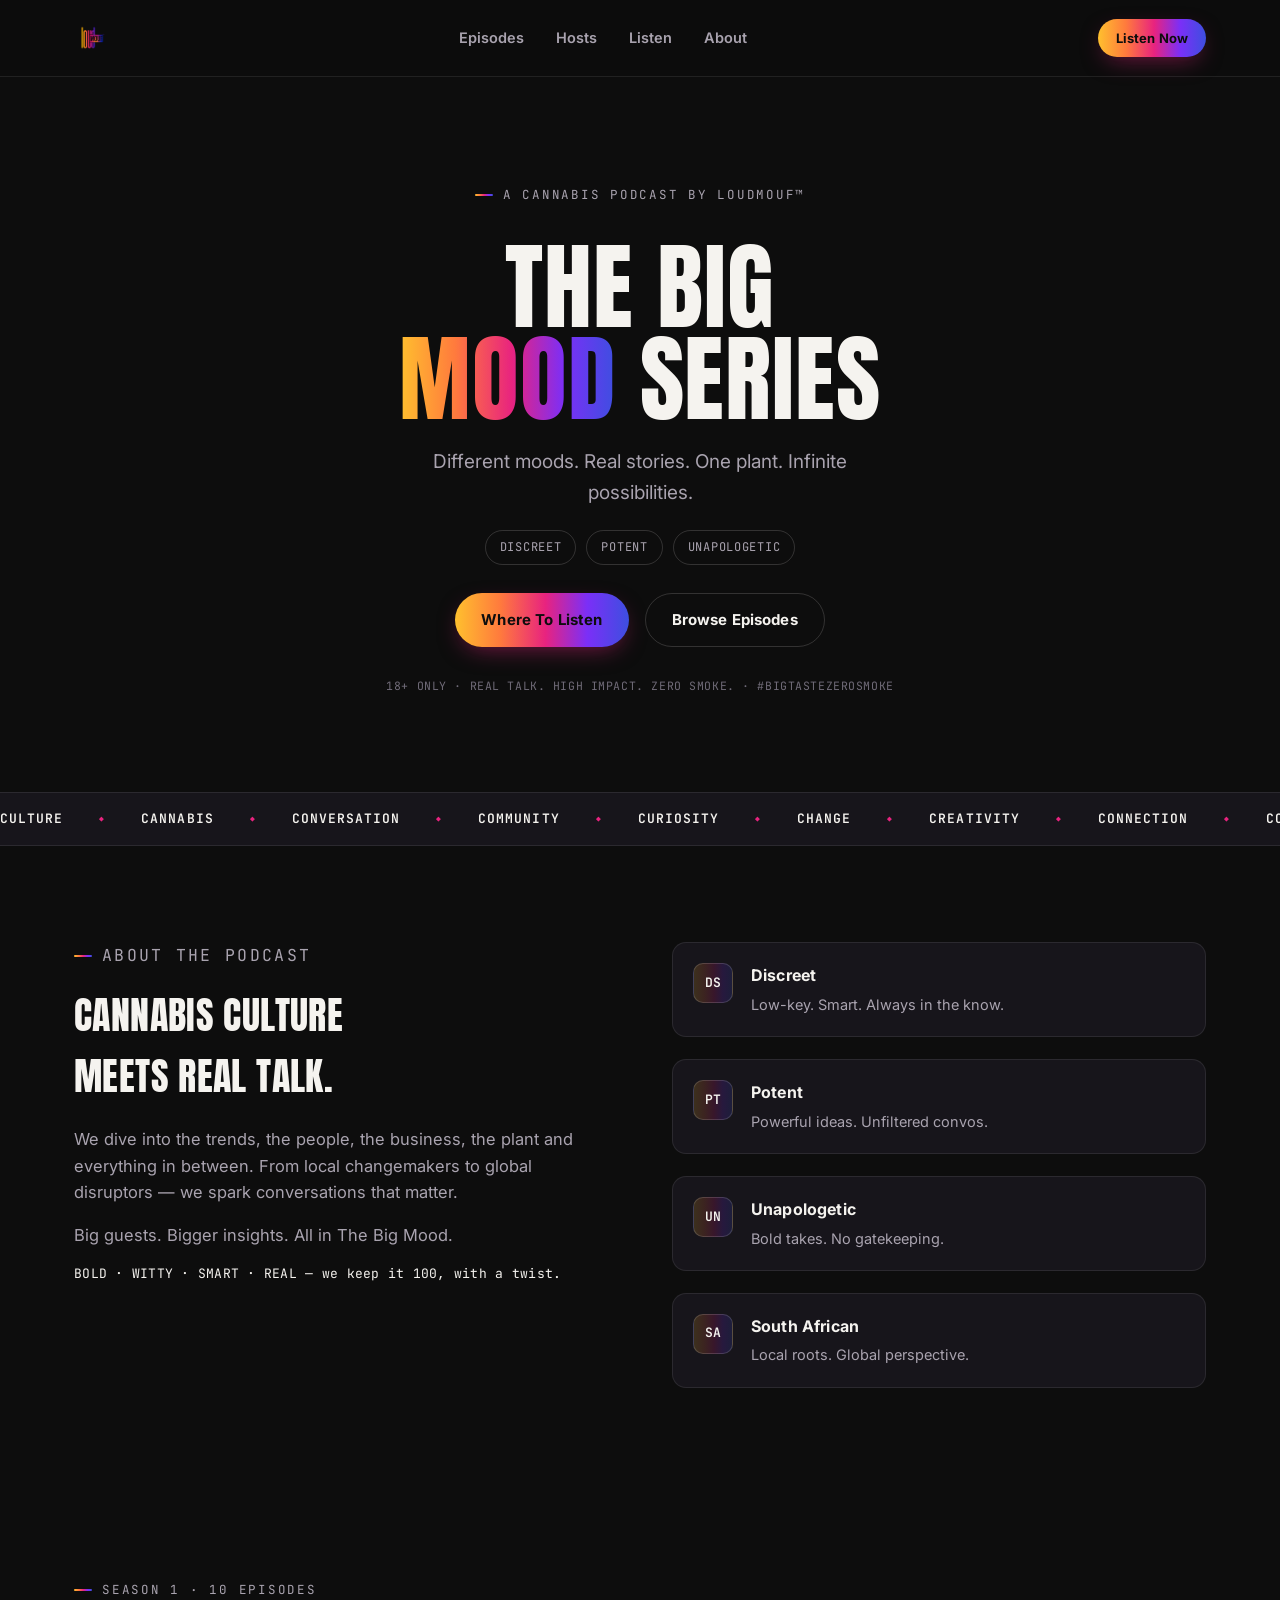
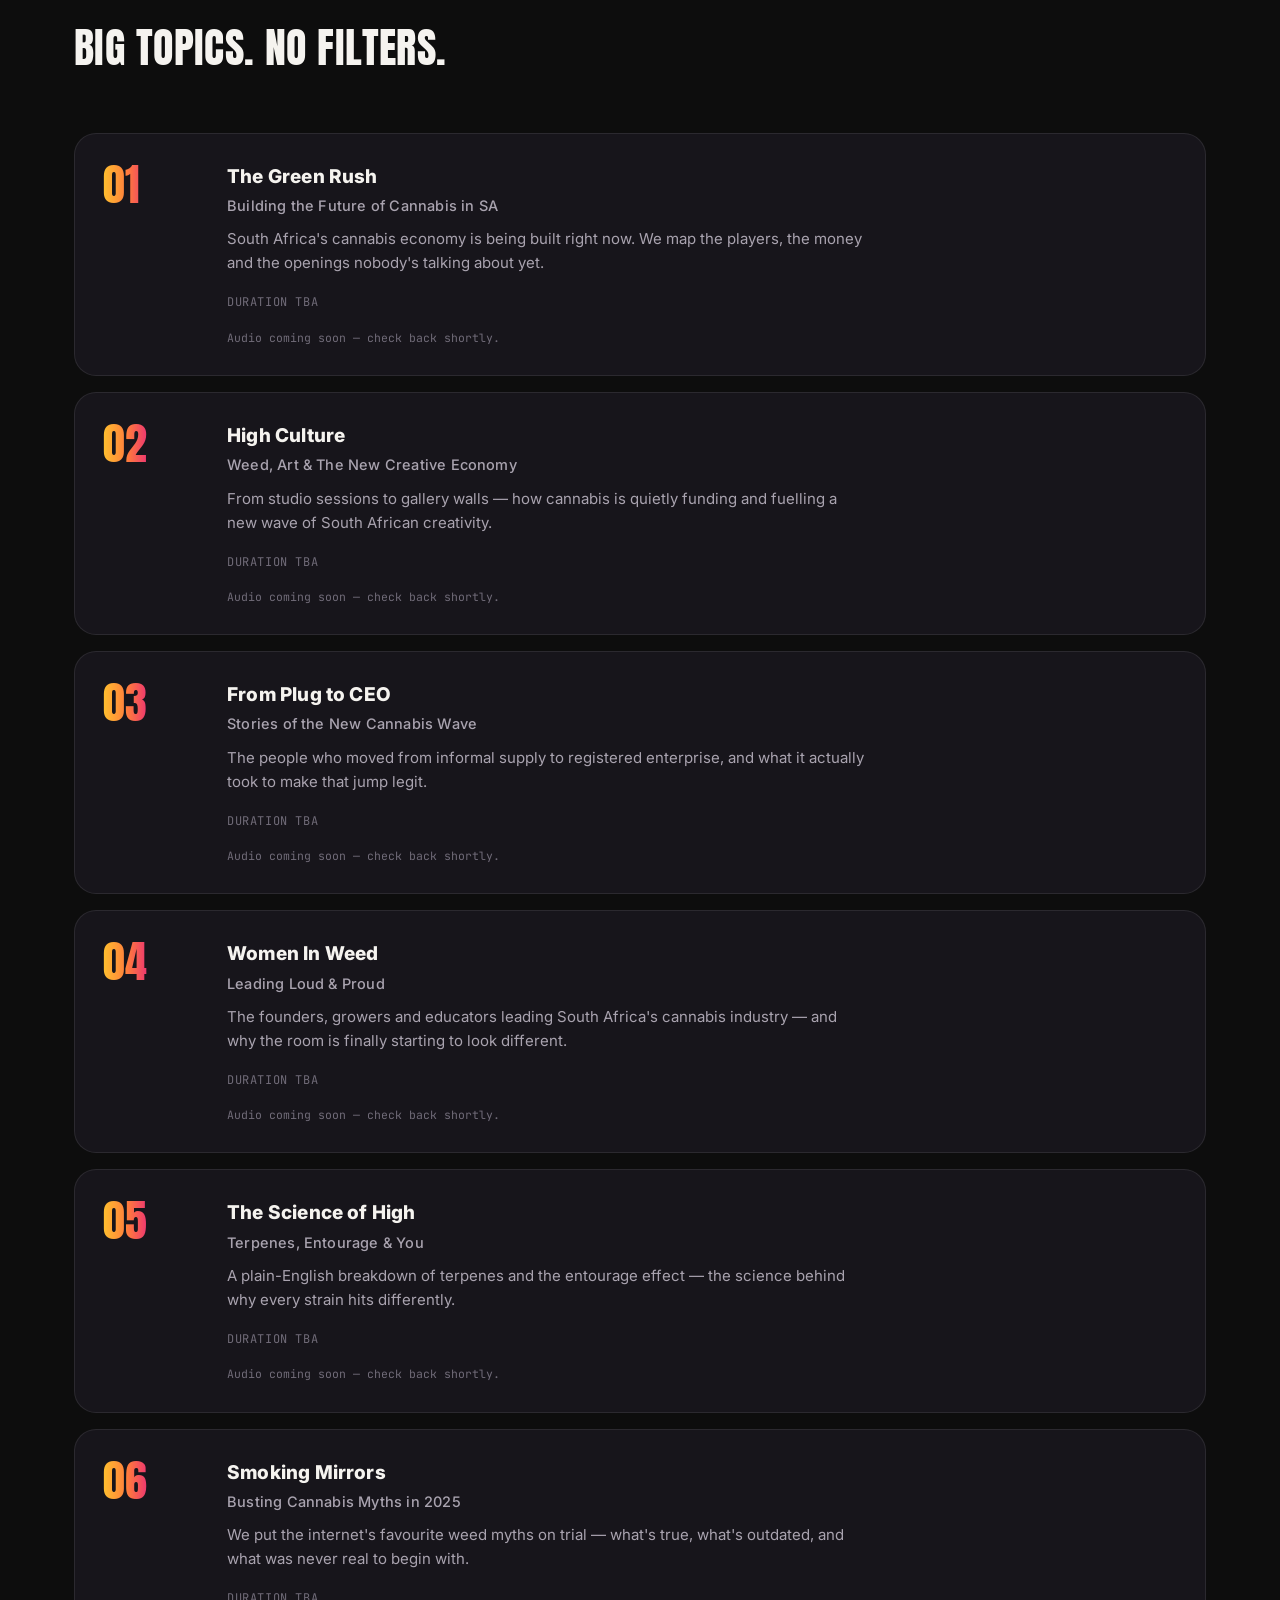
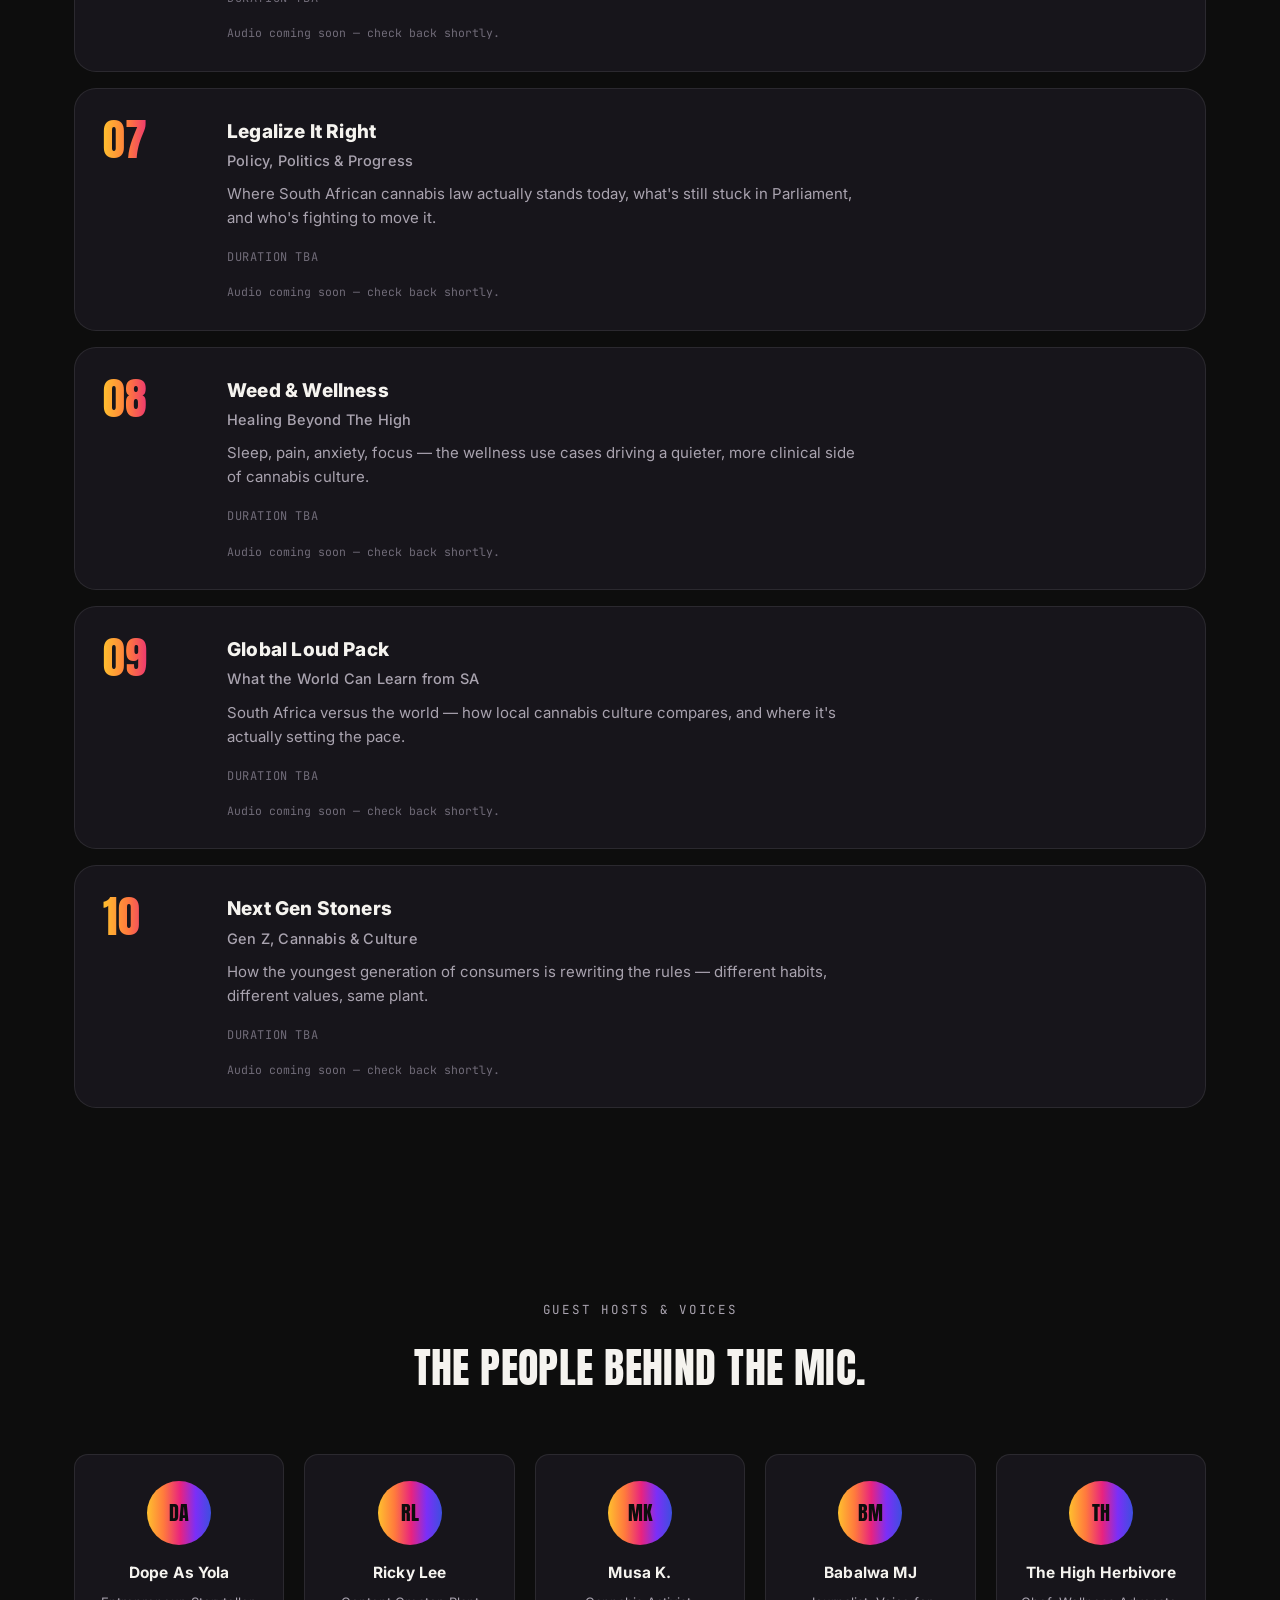
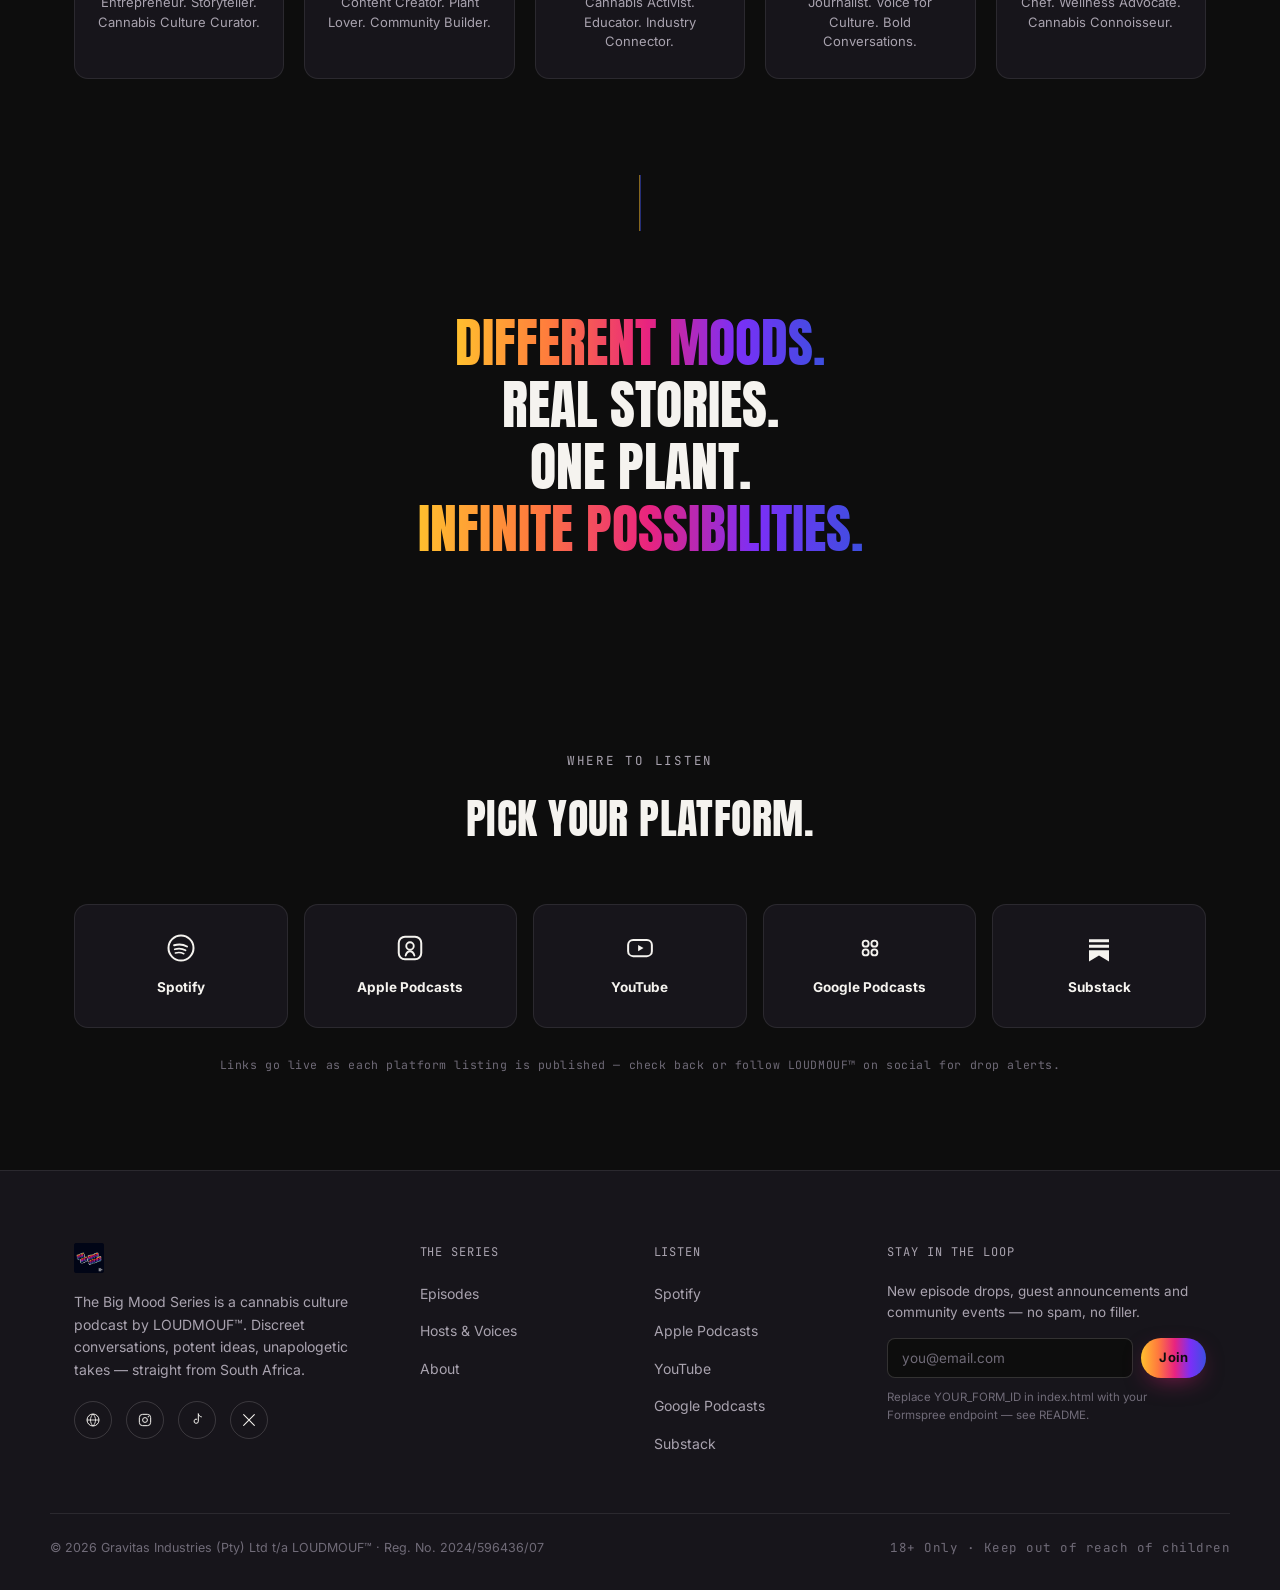
<file: index.html>
<!DOCTYPE html>
<html lang="en-za">
<head>
<meta charset="UTF-8">
<meta name="viewport" content="width=device-width, initial-scale=1">
<title>The Big Mood Series — A Cannabis Podcast by LOUDMOUF™</title>
<meta name="description" content="THE BIG MOOD SERIES is a cannabis culture podcast by LOUDMOUF™. Discreet. Potent. Unapologetic. Real conversations on the people, business and culture of cannabis in South Africa — Season 1, 10 episodes.">
<meta name="theme-color" content="#0D0D0D">
<link rel="canonical" href="https://bigmood.loudmouf.co.za/">

<!-- Open Graph -->
<meta property="og:type" content="website">
<meta property="og:site_name" content="LOUDMOUF™">
<meta property="og:title" content="The Big Mood Series — A Cannabis Podcast by LOUDMOUF™">
<meta property="og:description" content="Different moods. Real stories. One plant. Infinite possibilities. Discreet. Potent. Unapologetic.">
<meta property="og:image" content="https://podcast.loudmouf.co.za/assets/bigmood-logo.png">
<meta property="og:url" content="https://podcast.loudmouf.co.za/">

<!-- Twitter -->
<meta name="twitter:card" content="summary_large_image">
<meta name="twitter:title" content="The Big Mood Series — A Cannabis Podcast by LOUDMOUF™">
<meta name="twitter:description" content="Different moods. Real stories. One plant. Infinite possibilities.">
<meta name="twitter:image" content="https://podcast.loudmouf.co.za/assets/bigmood-logo.png">

<link rel="icon" href="assets/favicon.svg" type="image/svg+xml">
<link rel="apple-touch-icon" href="assets/bigmood-logo.png">

<link rel="preconnect" href="https://fonts.googleapis.com">
<link rel="preconnect" href="https://fonts.gstatic.com" crossorigin>
<link rel="stylesheet" href="css/style.css">

<script type="application/ld+json">
{
  "@context": "https://schema.org",
  "@type": "PodcastSeries",
  "name": "The Big Mood Series by LOUDMOUF\u2122"
  "description": "A cannabis culture podcast by LOUDMOUF\u2122. Real conversations on the people, business and culture of cannabis in South Africa.",
  "url": "https://podcast.loudmouf.co.za/",
  "image": "https://podcast.loudmouf.co.za/assets/bigmood-logo.png",
  "publisher": {
    "@type": "Organization",
    "name": "LOUDMOUF\u2122",
    "url": "https://www.loudmouf.co.za"
  },
  "webFeed": "https://podcast.loudmouf.co.za/",
  "inLanguage": "en-ZA"
}
</script>
</head>
<body>

<a href="#main" class="skip-link">Skip to content</a>

<!-- ============ HEADER ============ -->
<header class="site-header">
  <div class="container header-inner">
    <a href="#home" class="brand" aria-label="The Big Mood Series — home">
      <img src="assets/loudmouf-logo.PNG" alt="LOUDMOUF™ Logo">
    </a>
    <nav class="main-nav" id="mainNav" aria-label="Primary">
      <a href="#episodes">Episodes</a>
      <a href="#hosts">Hosts</a>
      <a href="#listen">Listen</a>
      <a href="#about">About</a>
    </nav>
    <div class="header-actions">
      <a href="#listen" class="btn btn-gradient btn-sm">Listen Now</a>
      <button class="nav-toggle" id="navToggle" aria-label="Toggle menu" aria-expanded="false" aria-controls="mainNav"></button>
    </div>
  </div>
</header>

<main id="main">

  <!-- ============ HERO ============ -->
  <section class="hero" id="home">
    <div class="hero-waveform" id="heroWaveform" aria-hidden="true"></div>
    <div class="container hero-inner">
      <p class="eyebrow" style="justify-content:center">A Cannabis Podcast by LOUDMOUF™</p>
      <h1 class="hero-title">THE BIG <span class="text-gradient">MOOD</span> SERIES</h1>
      <p class="hero-tagline">Different moods. Real stories. One plant. Infinite possibilities.</p>
      <div class="pill-row" style="justify-content:center">
        <span class="pill">Discreet</span>
        <span class="pill">Potent</span>
        <span class="pill">Unapologetic</span>
      </div>
      <div class="hero-actions">
        <a href="#listen" class="btn btn-gradient">Where To Listen</a>
        <a href="#episodes" class="btn btn-outline">Browse Episodes</a>
      </div>
      <p class="age-note">18+ ONLY · REAL TALK. HIGH IMPACT. ZERO SMOKE. · #BIGTASTEZEROSMOKE</p>
    </div>
  </section>

  <!-- ============ MARQUEE ============ -->
  <div class="marquee">
    <div class="marquee-track" id="marqueeTrack">
      <span><b>Culture</b></span>
      <span><b>Cannabis</b></span>
      <span><b>Conversation</b></span>
      <span><b>Community</b></span>
      <span><b>Curiosity</b></span>
      <span><b>Change</b></span>
      <span><b>Creativity</b></span>
      <span><b>Connection</b></span>
      <span><b>Consciousness</b></span>
    </div>
  </div>

  <!-- ============ ABOUT ============ -->
  <section class="about" id="about">
    <div class="container about-grid">
      <div class="about-copy reveal">
        <p class="eyebrow">About the podcast</p>
        <h2>Cannabis culture meets real talk.</h2>
        <p>We dive into the trends, the people, the business, the plant and everything in between. From local changemakers to global disruptors — we spark conversations that matter.</p>
        <p>Big guests. Bigger insights. All in The Big Mood.</p>
        <p class="tone-line">BOLD · WITTY · SMART · REAL — we keep it 100, with a twist.</p>
      </div>
      <ul class="attribute-list">
        <li class="reveal">
          <span class="attr-icon">DS</span>
          <div><h3>Discreet</h3><p>Low-key. Smart. Always in the know.</p></div>
        </li>
        <li class="reveal">
          <span class="attr-icon">PT</span>
          <div><h3>Potent</h3><p>Powerful ideas. Unfiltered convos.</p></div>
        </li>
        <li class="reveal">
          <span class="attr-icon">UN</span>
          <div><h3>Unapologetic</h3><p>Bold takes. No gatekeeping.</p></div>
        </li>
        <li class="reveal">
          <span class="attr-icon">SA</span>
          <div><h3>South African</h3><p>Local roots. Global perspective.</p></div>
        </li>
      </ul>
    </div>
  </section>

  <!-- ============ EPISODES ============ -->
  <section class="episodes" id="episodes">
    <div class="container">
      <div class="section-head">
        <p class="eyebrow">Season 1 · 10 Episodes</p>
        <h2>Big topics. No filters.</h2>
      </div>
      <div class="episode-list" id="episodeList">
        <!-- rendered from data/episodes.js -->
      </div>
    </div>
  </section>

  <!-- ============ HOSTS ============ -->
  <section class="hosts" id="hosts">
    <div class="container">
      <div class="section-head center" style="margin-left:auto;margin-right:auto;text-align:center;">
        <p class="eyebrow">Guest Hosts &amp; Voices</p>
        <h2>The people behind the mic.</h2>
      </div>
      <div class="host-grid" id="hostGrid">
        <!-- rendered from data/hosts.js -->
      </div>
    </div>
  </section>

  <!-- ============ QUOTE ============ -->
  <section class="quote-block">
    <div class="container">
      <blockquote>
        <span class="text-gradient">Different moods.</span><br>
        Real stories.<br>
        One plant.<br>
        <span class="text-gradient">Infinite possibilities.</span>
      </blockquote>
    </div>
  </section>

  <!-- ============ LISTEN ============ -->
  <section class="listen" id="listen">
    <div class="container">
      <div class="section-head center" style="margin-left:auto;margin-right:auto;text-align:center;">
        <p class="eyebrow">Where To Listen</p>
        <h2>Pick your platform.</h2>
      </div>
      <div class="platform-grid">
        <a href="#" class="platform-card" data-platform="spotify" aria-label="Listen on Spotify">
          <svg viewBox="0 0 24 24" fill="none" aria-hidden="true"><circle cx="12" cy="12" r="10" stroke="currentColor" stroke-width="1.6"/><path d="M6.5 9.8c3.4-1 7.6-.6 10.3 1" stroke="currentColor" stroke-width="1.6" stroke-linecap="round"/><path d="M7 13c2.8-.8 6.2-.5 8.6.8" stroke="currentColor" stroke-width="1.4" stroke-linecap="round"/><path d="M7.5 16c2.2-.6 4.9-.4 6.8.6" stroke="currentColor" stroke-width="1.2" stroke-linecap="round"/></svg>
          <span>Spotify</span>
        </a>
        <a href="#" class="platform-card" data-platform="apple" aria-label="Listen on Apple Podcasts">
          <svg viewBox="0 0 24 24" fill="none" aria-hidden="true"><rect x="3" y="3" width="18" height="18" rx="5" stroke="currentColor" stroke-width="1.6"/><circle cx="12" cy="10.4" r="3" stroke="currentColor" stroke-width="1.5"/><path d="M8.5 18c.7-2.4 2-3.4 3.5-3.4s2.8 1 3.5 3.4" stroke="currentColor" stroke-width="1.5" stroke-linecap="round"/></svg>
          <span>Apple Podcasts</span>
        </a>
        <a href="#" class="platform-card" data-platform="youtube" aria-label="Watch on YouTube">
          <svg viewBox="0 0 24 24" fill="none" aria-hidden="true"><rect x="2.5" y="5.5" width="19" height="13" rx="4" stroke="currentColor" stroke-width="1.6"/><path d="M10.5 9.5v5l4.3-2.5-4.3-2.5z" fill="currentColor"/></svg>
          <span>YouTube</span>
        </a>
        <a href="#" class="platform-card" data-platform="google" aria-label="Listen on Google Podcasts">
          <svg viewBox="0 0 24 24" fill="none" aria-hidden="true"><circle cx="8.5" cy="8.5" r="2.4" stroke="currentColor" stroke-width="1.5"/><circle cx="15.5" cy="8.5" r="2.4" stroke="currentColor" stroke-width="1.5"/><circle cx="8.5" cy="15.5" r="2.4" stroke="currentColor" stroke-width="1.5"/><circle cx="15.5" cy="15.5" r="2.4" stroke="currentColor" stroke-width="1.5"/></svg>
          <span>Google Podcasts</span>
        </a>
        <a href="#" class="platform-card" data-platform="substack" aria-label="Read on Substack">
          <svg viewBox="0 0 24 24" fill="none" aria-hidden="true"><path d="M4 5h16v2.4H4z" fill="currentColor"/><path d="M4 9.4h16v2.4H4z" fill="currentColor"/><path d="M4 13.8h16v9L12 18l-8 4.8z" fill="currentColor"/></svg>
          <span>Substack</span>
        </a>
      </div>
      <p class="age-note" style="text-align:center;margin-top:28px;">Links go live as each platform listing is published — check back or follow LOUDMOUF™ on social for drop alerts.</p>
    </div>
  </section>

</main>

<!-- ============ FOOTER ============ -->
<footer class="site-footer">
  <div class="container footer-grid">
    <div class="footer-brand">
      <img src="assets/bigmood-logo.png" alt="The Big Mood Series by LOUDMOUF™" class="footer-logo">
      <p>The Big Mood Series is a cannabis culture podcast by LOUDMOUF™. Discreet conversations, potent ideas, unapologetic takes — straight from South Africa.</p>
      <div class="social-links">
        <a href="https://loudmouf.co.za" aria-label="LOUDMOUF website" target="_blank" rel="noopener">
          <svg viewBox="0 0 24 24" fill="none"><circle cx="12" cy="12" r="9" stroke="currentColor" stroke-width="1.5"/><path d="M3 12h18M12 3c2.5 2.6 3.8 5.7 3.8 9s-1.3 6.4-3.8 9c-2.5-2.6-3.8-5.7-3.8-9S9.5 5.6 12 3z" stroke="currentColor" stroke-width="1.3"/></svg>
        </a>
        <a href="https://instagram.com/loudmoufza" aria-label="LOUDMOUF on Instagram" target="_blank" rel="noopener">
          <svg viewBox="0 0 24 24" fill="none"><rect x="3.5" y="3.5" width="17" height="17" rx="5" stroke="currentColor" stroke-width="1.5"/><circle cx="12" cy="12" r="3.6" stroke="currentColor" stroke-width="1.5"/><circle cx="17" cy="7" r="1" fill="currentColor"/></svg>
        </a>
        <a href="https://tiktok.com/@loudmoufza" aria-label="LOUDMOUF on TikTok" target="_blank" rel="noopener">
          <svg viewBox="0 0 24 24" fill="none"><path d="M14 3v10.8a3.2 3.2 0 1 1-2.4-3.1" stroke="currentColor" stroke-width="1.5" stroke-linecap="round"/><path d="M14 3c.5 2.4 2.2 4 4.6 4.3" stroke="currentColor" stroke-width="1.5" stroke-linecap="round"/></svg>
        </a>
        <a href="#" aria-label="LOUDMOUF on X" target="_blank" rel="noopener">
          <svg viewBox="0 0 24 24" fill="none"><path d="M4 4l16 16M20 4L4 20" stroke="currentColor" stroke-width="1.6" stroke-linecap="round"/></svg>
        </a>
      </div>
    </div>

    <div class="footer-col">
      <h4>The Series</h4>
      <ul>
        <li><a href="#episodes">Episodes</a></li>
        <li><a href="#hosts">Hosts &amp; Voices</a></li>
        <li><a href="#about">About</a></li>
      </ul>
    </div>

    <div class="footer-col">
      <h4>Listen</h4>
      <ul>
        <li><a href="#" data-platform="spotify">Spotify</a></li>
        <li><a href="#" data-platform="apple">Apple Podcasts</a></li>
        <li><a href="#" data-platform="youtube">YouTube</a></li>
        <li><a href="#" data-platform="google">Google Podcasts</a></li>
        <li><a href="#" data-platform="substack">Substack</a></li>
      </ul>
    </div>

    <div class="footer-col newsletter">
      <h4>Stay In The Loop</h4>
      <p>New episode drops, guest announcements and community events — no spam, no filler.</p>
      <form action="https://formspree.io/f/YOUR_FORM_ID" method="POST">
        <input type="email" name="email" placeholder="you@email.com" required aria-label="Email address">
        <button type="submit" class="btn btn-gradient btn-sm">Join</button>
      </form>
      <p class="newsletter-note">Replace YOUR_FORM_ID in index.html with your Formspree endpoint — see README.</p>
    </div>
  </div>

  <div class="footer-bottom container">
    <p>© <span id="year">2026</span> Gravitas Industries (Pty) Ltd t/a LOUDMOUF™ · Reg. No. 2024/596436/07</p>
    <p class="disclaimer">18+ Only · Keep out of reach of children</p>
  </div>
</footer>

<script src="data/episodes.js"></script>
<script src="data/hosts.js"></script>
<script src="js/main.js"></script>
</body>
</html>
</file>
<file: css/style.css>
/* ==========================================================================
   THE BIG MOOD SERIES — a cannabis podcast by LOUDMOUF™
   Design tokens: gradient pulled from the wordmark (yellow > orange > pink >
   purple > blue), a heavy condensed display face for the "unapologetic"
   headline voice, mono for audio/engineering metadata, and a bar-equalizer
   motif that echoes the logo's own vertical-bar letterforms.
   ========================================================================== */

@import url('https://fonts.googleapis.com/css2?family=Anton&family=Inter:wght@400;500;600;700;800&family=JetBrains+Mono:wght@400;500;600&display=swap');

:root{
  /* surfaces */
  --bg:            #0D0D0D;
  --bg-raised:     #17151b;
  --bg-raised-2:   #201c25;
  --border:        rgba(245,243,240,0.09);
  --border-strong: rgba(245,243,240,0.16);

  /* type colors */
  --text:          #F5F3EF;
  --text-muted:    #A9A3AF;
  --text-faint:    #706B78;

  /* brand gradient stops (sampled from the wordmark) */
  --yellow: #FFC02E;
  --orange: #FF7A3D;
  --pink:   #E8237F;
  --purple: #7B2FF7;
  --blue:   #3D4FE0;

  --gradient: linear-gradient(90deg, var(--yellow) 0%, var(--orange) 26%, var(--pink) 52%, var(--purple) 76%, var(--blue) 100%);
  --gradient-soft: linear-gradient(90deg, rgba(255,192,46,0.16) 0%, rgba(255,122,61,0.16) 26%, rgba(232,35,127,0.16) 52%, rgba(123,47,247,0.16) 76%, rgba(61,79,224,0.16) 100%);

  /* type scale */
  --font-display: 'Anton', 'Arial Narrow', sans-serif;
  --font-body:    'Inter', -apple-system, BlinkMacSystemFont, sans-serif;
  --font-mono:    'JetBrains Mono', 'SFMono-Regular', Consolas, monospace;

  --container: 1180px;
  --radius-sm: 8px;
  --radius-md: 14px;
  --radius-lg: 22px;

  --ease: cubic-bezier(.22,.88,.35,1);
}

/* ---------- reset ---------- */
*, *::before, *::after{ box-sizing: border-box; }
html{ scroll-behavior: smooth; }
body{
  margin:0;
  background: var(--bg);
  color: var(--text);
  font-family: var(--font-body);
  font-size: 16px;
  line-height: 1.6;
  -webkit-font-smoothing: antialiased;
  overflow-x: hidden;
}
img{ max-width:100%; display:block; }
ul{ list-style:none; margin:0; padding:0; }
a{ color:inherit; text-decoration:none; }
button{ font: inherit; color: inherit; background:none; border:0; cursor:pointer; }
h1,h2,h3,h4{ margin:0; font-family: var(--font-display); font-weight:400; letter-spacing:0.01em; text-wrap: balance; }
p{ margin:0; }

@media (prefers-reduced-motion: reduce){
  *{ animation-duration: 0.001ms !important; animation-iteration-count: 1 !important; transition-duration: 0.001ms !important; scroll-behavior: auto !important; }
}

/* visible keyboard focus everywhere */
:focus-visible{ outline: 2px solid var(--pink); outline-offset: 3px; border-radius: 4px; }

.skip-link{
  position:absolute; left:-9999px; top:0; background:var(--pink); color:#fff;
  padding:12px 18px; z-index:1000; border-radius: 0 0 var(--radius-sm) 0;
}
.skip-link:focus{ left:0; }

.container{ max-width: var(--container); margin: 0 auto; padding: 0 24px; }

.text-gradient{
  background: var(--gradient);
  -webkit-background-clip: text; background-clip: text; color: transparent;
}

.eyebrow{
  font-family: var(--font-mono);
  font-size: 12.5px;
  letter-spacing: 0.14em;
  text-transform: uppercase;
  color: var(--text-muted);
  margin: 0 0 14px;
  display:flex; align-items:center; gap:10px;
}
.eyebrow::before{
  content:""; width:18px; height:2px; background: var(--gradient); display:inline-block; border-radius:2px;
}

/* ---------- buttons & pills ---------- */
.btn{
  display:inline-flex; align-items:center; justify-content:center; gap:8px;
  padding: 14px 26px; border-radius: 999px; font-weight:700; font-size:15px;
  letter-spacing:0.01em; transition: transform .25s var(--ease), box-shadow .25s var(--ease), opacity .25s;
  white-space: nowrap;
}
.btn-gradient{
  background: var(--gradient); color:#0D0D0D;
  box-shadow: 0 8px 24px -8px rgba(232,35,127,0.55);
}
.btn-gradient:hover{ transform: translateY(-2px); box-shadow: 0 12px 30px -8px rgba(123,47,247,0.6); }
.btn-outline{
  border: 1.5px solid var(--border-strong); color: var(--text);
}
.btn-outline:hover{ border-color: var(--pink); background: rgba(232,35,127,0.08); }
.btn-sm{ padding: 9px 18px; font-size: 13px; }

.pill-row{ display:flex; flex-wrap:wrap; gap:10px; }
.pill{
  font-family: var(--font-mono); font-size:12px; letter-spacing:0.06em; text-transform: uppercase;
  padding: 7px 14px; border-radius: 999px; border: 1px solid var(--border-strong); color: var(--text-muted);
}

/* ---------- header ---------- */
.site-header{
  position: sticky; top:0; z-index: 100;
  background: rgba(13,13,13,0.72); backdrop-filter: blur(14px) saturate(140%);
  border-bottom: 1px solid var(--border);
}
.header-inner{ height: 76px; display:flex; align-items:center; justify-content:space-between; gap:24px; }
.brand{ display:flex; align-items:center; height: 100%; }
.brand img{ height: 34px; width:auto; }
.main-nav{ display:flex; gap:32px; align-items:center; }
.main-nav a{ font-size:14.5px; font-weight:600; color: var(--text-muted); transition: color .2s; }
.main-nav a:hover{ color: var(--text); }
.header-actions{ display:flex; align-items:center; gap:16px; }
.nav-toggle{ display:none; width:40px; height:40px; position:relative; }
.nav-toggle span, .nav-toggle::before, .nav-toggle::after{
  content:""; position:absolute; left:9px; right:9px; height:2px; background: var(--text); border-radius:2px; transition: transform .25s var(--ease), opacity .25s;
}
.nav-toggle::before{ top:14px; }
.nav-toggle span{ top:19px; }
.nav-toggle::after{ top:24px; }
.nav-toggle[aria-expanded="true"]::before{ transform: translateY(5px) rotate(45deg); }
.nav-toggle[aria-expanded="true"]::after{ transform: translateY(-5px) rotate(-45deg); }
.nav-toggle[aria-expanded="true"] span{ opacity:0; }

/* ---------- hero ---------- */
.hero{ position:relative; padding: 108px 0 96px; overflow:hidden; }
.hero-waveform{
  position:absolute; inset:0; display:flex; align-items:flex-end; justify-content:center; gap:6px;
  opacity:0.16; pointer-events:none; mask-image: linear-gradient(to bottom, black, transparent 85%);
}
.hero-waveform span{
  width:8px; border-radius:4px; background: var(--gradient);
  animation: eq 2.4s ease-in-out infinite;
}
@keyframes eq{
  0%,100%{ height: 18%; } 50%{ height: 92%; }
}
.hero-inner{ position:relative; max-width: 820px; text-align:center; margin:0 auto; display:flex; flex-direction:column; align-items:center; gap:22px; }
.hero-logo{ height:56px; margin-bottom:6px; }
.hero-title{
  font-size: clamp(48px, 9vw, 96px); line-height:0.96; text-transform:uppercase;
}
.hero-tagline{ font-size: clamp(16px,2.2vw,19px); color: var(--text-muted); max-width: 520px; }
.hero-actions{ display:flex; gap:16px; flex-wrap:wrap; justify-content:center; margin-top:6px; }
.age-note{
  font-family: var(--font-mono); font-size:11.5px; letter-spacing:0.05em; color: var(--text-faint); margin-top:8px;
}

/* ---------- marquee ---------- */
.marquee{
  border-top:1px solid var(--border); border-bottom:1px solid var(--border);
  overflow:hidden; background: var(--bg-raised);
}
.marquee-track{
  display:flex; width:max-content; gap:36px; padding: 16px 0;
  animation: marquee 32s linear infinite;
}
.marquee:hover .marquee-track{ animation-play-state: paused; }
.marquee-track span{
  font-family: var(--font-mono); font-size:13px; letter-spacing:0.08em; text-transform:uppercase;
  color: var(--text-muted); display:flex; align-items:center; gap:36px; white-space:nowrap;
}
.marquee-track span b{ color: var(--text); font-weight:600; }
.marquee-track span::after{ content:"◆"; color: var(--pink); font-size:8px; }
@keyframes marquee{ from{ transform: translateX(0); } to{ transform: translateX(-50%); } }

/* ---------- section scaffolding ---------- */
section{ padding: 96px 0; }
.section-head{ max-width: 640px; margin-bottom: 52px; }
.section-head h2{ font-size: clamp(28px,4vw,42px); text-transform:uppercase; }
.section-head.center{ margin-left:auto; margin-right:auto; text-align:center; }
.section-head.center .eyebrow{ justify-content:center; }
.section-head.center .eyebrow::before{ display:none; }

/* ---------- about / brand attributes ---------- */
.about-grid{ display:grid; grid-template-columns: 1fr 1fr; gap:64px; align-items:start; }
.about-copy h2{ font-size: clamp(26px,3.6vw,38px); text-transform:uppercase; margin-bottom:20px; }
.about-copy p{ color: var(--text-muted); font-size:16.5px; margin-bottom:16px; }
.tone-line{ font-family: var(--font-mono); font-size:13px !important; color: var(--text) !important; letter-spacing:0.02em; }
.attribute-list{ display:flex; flex-direction:column; gap:22px; }
.attribute-list li{
  display:flex; gap:18px; align-items:flex-start; padding:20px; border:1px solid var(--border);
  border-radius: var(--radius-md); background: var(--bg-raised); transition: border-color .2s;
}
.attribute-list li:hover{ border-color: var(--border-strong); }
.attr-icon{
  flex:none; width:40px; height:40px; border-radius:10px; background: var(--gradient-soft);
  display:flex; align-items:center; justify-content:center; font-family: var(--font-mono); font-weight:600; font-size:13px;
  border: 1px solid var(--border-strong);
}
.attribute-list h3{ font-family: var(--font-body); font-weight:700; font-size:16px; margin-bottom:4px; text-transform:none; }
.attribute-list p{ color: var(--text-muted); font-size:14.5px; }

/* ---------- episodes ---------- */
.episode-list{ display:flex; flex-direction:column; gap:16px; }
.episode-card{
  display:grid; grid-template-columns: 96px 1fr; gap:28px;
  padding: 28px; border:1px solid var(--border); border-radius: var(--radius-lg);
  background: var(--bg-raised); transition: border-color .25s, transform .25s var(--ease);
  scroll-margin-top: 100px;
}
.episode-card:hover{ border-color: var(--border-strong); }
.episode-card.is-playing{ border-color: var(--pink); box-shadow: 0 0 0 1px rgba(232,35,127,0.25), 0 16px 40px -20px rgba(232,35,127,0.5); }
.episode-number{
  font-family: var(--font-display); font-size:44px; line-height:1;
  background: var(--gradient); -webkit-background-clip:text; background-clip:text; color:transparent;
  align-self:flex-start;
}
.episode-number--cover{
  position:relative; width:96px; height:96px; border-radius: var(--radius-sm); overflow:hidden;
  background: var(--bg-raised-2);
}
.episode-number--cover img{ width:100%; height:100%; object-fit:cover; }
.episode-number-badge{
  position:absolute; bottom:6px; left:6px; font-family: var(--font-mono); font-size:11px; font-weight:600;
  background: rgba(13,13,13,0.72); backdrop-filter: blur(4px); padding:2px 6px; border-radius:4px; color:#fff;
}
.episode-title{
  font-family: var(--font-body); font-weight:800; font-size: 19px; text-transform:none;
  display:flex; flex-direction:column; gap:2px; margin-bottom:10px;
}
.episode-subtitle{ font-weight:500; color: var(--text-muted); font-size:14.5px; }
.episode-synopsis{ color: var(--text-muted); font-size:15px; margin-bottom:18px; max-width:640px; }
.episode-meta{ display:flex; gap:16px; flex-wrap:wrap; margin-bottom:16px; font-family: var(--font-mono); font-size:12px; color: var(--text-faint); text-transform:uppercase; letter-spacing:0.05em; }
.episode-meta .meta-guest::before{ content:"· guest: "; }
.badge-explicit{
  font-family: var(--font-mono); font-size:10.5px; border:1px solid var(--border-strong); border-radius:4px; padding:1px 5px;
}

/* custom audio player */
.audio-player{ display:flex; align-items:center; gap:14px; }
.play-btn{
  flex:none; width:44px; height:44px; border-radius:50%; background: var(--gradient);
  display:flex; align-items:center; justify-content:center; color:#0D0D0D; transition: transform .2s;
}
.play-btn:hover{ transform: scale(1.06); }
.play-btn svg{ width:16px; height:16px; }
.play-btn .icon-pause{ display:none; }
.audio-player.is-playing .icon-play{ display:none; }
.audio-player.is-playing .icon-pause{ display:block; }

.progress-track{
  position:relative; flex:1; height:6px; border-radius:4px; background: var(--bg-raised-2);
  cursor:pointer;
}
.progress-fill{ position:absolute; inset:0; width:0%; border-radius:4px; background: var(--gradient); }
.progress-track::after{
  content:""; position:absolute; top:50%; left:0; width:12px; height:12px; border-radius:50%;
  background:#fff; transform: translate(-50%,-50%); box-shadow:0 0 0 2px var(--bg-raised); display:none;
}
.time-current, .time-duration{ font-family: var(--font-mono); font-size:12px; color: var(--text-faint); flex:none; }
.time-sep{ color: var(--text-faint); font-family: var(--font-mono); font-size:12px; }

.eq{ display:flex; align-items:flex-end; gap:2px; height:14px; flex:none; width:16px; }
.eq span{ width:3px; background: var(--pink); border-radius:2px; height:20%; }
.audio-player.is-playing .eq span{ animation: eq 0.9s ease-in-out infinite; }
.audio-player.is-playing .eq span:nth-child(2){ animation-delay: .15s; }
.audio-player.is-playing .eq span:nth-child(3){ animation-delay: .3s; }
.audio-player.is-playing .eq span:nth-child(4){ animation-delay: .45s; }

.audio-empty-note{
  font-family: var(--font-mono); font-size:11.5px; color: var(--text-faint); font-style:normal;
}

/* ---------- hosts ---------- */
.host-grid{ display:grid; grid-template-columns: repeat(5, 1fr); gap:20px; }
.host-card{
  padding:26px 20px; border:1px solid var(--border); border-radius: var(--radius-md); background: var(--bg-raised);
  text-align:center; transition: border-color .2s, transform .25s var(--ease);
}
.host-card:hover{ border-color: var(--border-strong); transform: translateY(-4px); }
.host-avatar{
  width:64px; height:64px; border-radius:50%; margin:0 auto 16px; background: var(--gradient);
  display:flex; align-items:center; justify-content:center; font-family: var(--font-display); font-size:20px; color:#0D0D0D;
  overflow:hidden;
}
.host-avatar img{ width:100%; height:100%; object-fit:cover; }
.host-card h3{ font-family: var(--font-body); font-weight:700; font-size:15.5px; margin-bottom:8px; }
.host-card p{ color: var(--text-muted); font-size:13px; line-height:1.5; }

/* ---------- quote block ---------- */
.quote-block{ text-align:center; position:relative; }
.quote-block::before{
  content:""; position:absolute; left:50%; top:0; transform:translateX(-50%); width:1px; height:56px; background: var(--gradient);
}
.quote-block blockquote{
  font-family: var(--font-display); font-size: clamp(28px,5vw,54px); line-height:1.15; text-transform:uppercase; margin: 40px 0 0;
}

/* ---------- listen platforms ---------- */
.platform-grid{ display:grid; grid-template-columns: repeat(5, 1fr); gap:16px; }
.platform-card{
  display:flex; flex-direction:column; align-items:center; gap:14px; padding:28px 16px;
  border:1px solid var(--border); border-radius: var(--radius-md); background: var(--bg-raised);
  transition: transform .25s var(--ease), border-color .2s;
}
.platform-card:hover{ transform: translateY(-4px); border-color: var(--border-strong); }
.platform-card svg{ width:30px; height:30px; }
.platform-card span{ font-weight:700; font-size:13.5px; }

/* ---------- footer ---------- */
.site-footer{ border-top:1px solid var(--border); padding-top: 72px; background: var(--bg-raised); }
.footer-grid{ display:grid; grid-template-columns: 1.6fr 1fr 1fr 1.3fr; gap:48px; padding-bottom:56px; }
.footer-logo{ height:30px; margin-bottom:18px; }
.footer-brand p{ color: var(--text-muted); font-size:14px; max-width:280px; margin-bottom:20px; }
.social-links{ display:flex; gap:14px; }
.social-links a{
  width:38px; height:38px; border-radius:50%; border:1px solid var(--border-strong);
  display:flex; align-items:center; justify-content:center; transition: border-color .2s, background .2s;
}
.social-links a:hover{ border-color: var(--pink); background: rgba(232,35,127,0.08); }
.social-links svg{ width:16px; height:16px; }
.footer-col h4{ font-family: var(--font-mono); font-size:12px; letter-spacing:0.08em; text-transform:uppercase; color: var(--text-muted); margin-bottom:18px; }
.footer-col ul{ display:flex; flex-direction:column; gap:12px; }
.footer-col a{ font-size:14px; color: var(--text-muted); transition: color .2s; }
.footer-col a:hover{ color: var(--text); }
.newsletter form{ display:flex; gap:8px; margin-top:6px; }
.newsletter input{
  flex:1; min-width:0; background: var(--bg); border:1px solid var(--border-strong); border-radius:8px;
  padding:11px 14px; color: var(--text); font-family: var(--font-body); font-size:13.5px;
}
.newsletter input::placeholder{ color: var(--text-faint); }
.newsletter p{ font-size:13.5px; color: var(--text-muted); margin-bottom:14px; }
.newsletter-note{ font-size:11.5px !important; color: var(--text-faint) !important; margin-top:10px; }
.footer-bottom{
  border-top:1px solid var(--border); padding: 24px 0 32px; display:flex; justify-content:space-between;
  flex-wrap:wrap; gap:10px; font-size:12.5px; color: var(--text-faint);
}
.footer-bottom .disclaimer{ font-family: var(--font-mono); letter-spacing:0.04em; }

/* ---------- responsive ---------- */
@media (max-width: 980px){
  .about-grid{ grid-template-columns:1fr; gap:40px; }
  .host-grid{ grid-template-columns: repeat(3,1fr); }
  .platform-grid{ grid-template-columns: repeat(3,1fr); }
  .footer-grid{ grid-template-columns: 1fr 1fr; }
}
@media (max-width: 720px){
  .main-nav{
    position:absolute; top:76px; left:0; right:0; background: var(--bg);
    flex-direction:column; align-items:flex-start; padding: 18px 24px 26px; gap:18px;
    border-bottom:1px solid var(--border); transform: translateY(-8px); opacity:0; pointer-events:none;
    transition: transform .25s var(--ease), opacity .2s;
  }
  .main-nav.is-open{ transform: translateY(0); opacity:1; pointer-events:auto; }
  .nav-toggle{ display:block; }
  .header-actions .btn{ display:none; }
  .episode-card{ grid-template-columns: 1fr; }
  .episode-number{ font-size:32px; }
  .host-grid{ grid-template-columns: repeat(2,1fr); }
  .platform-grid{ grid-template-columns: repeat(2,1fr); }
  .footer-grid{ grid-template-columns: 1fr; gap:36px; }
  .audio-player{ flex-wrap:wrap; }
  .progress-track{ order:4; flex-basis:100%; }
}

/* ---------- scroll reveal ---------- */
.reveal{ opacity:0; transform: translateY(18px); transition: opacity .7s var(--ease), transform .7s var(--ease); }
.reveal.is-visible{ opacity:1; transform: translateY(0); }
</file>
